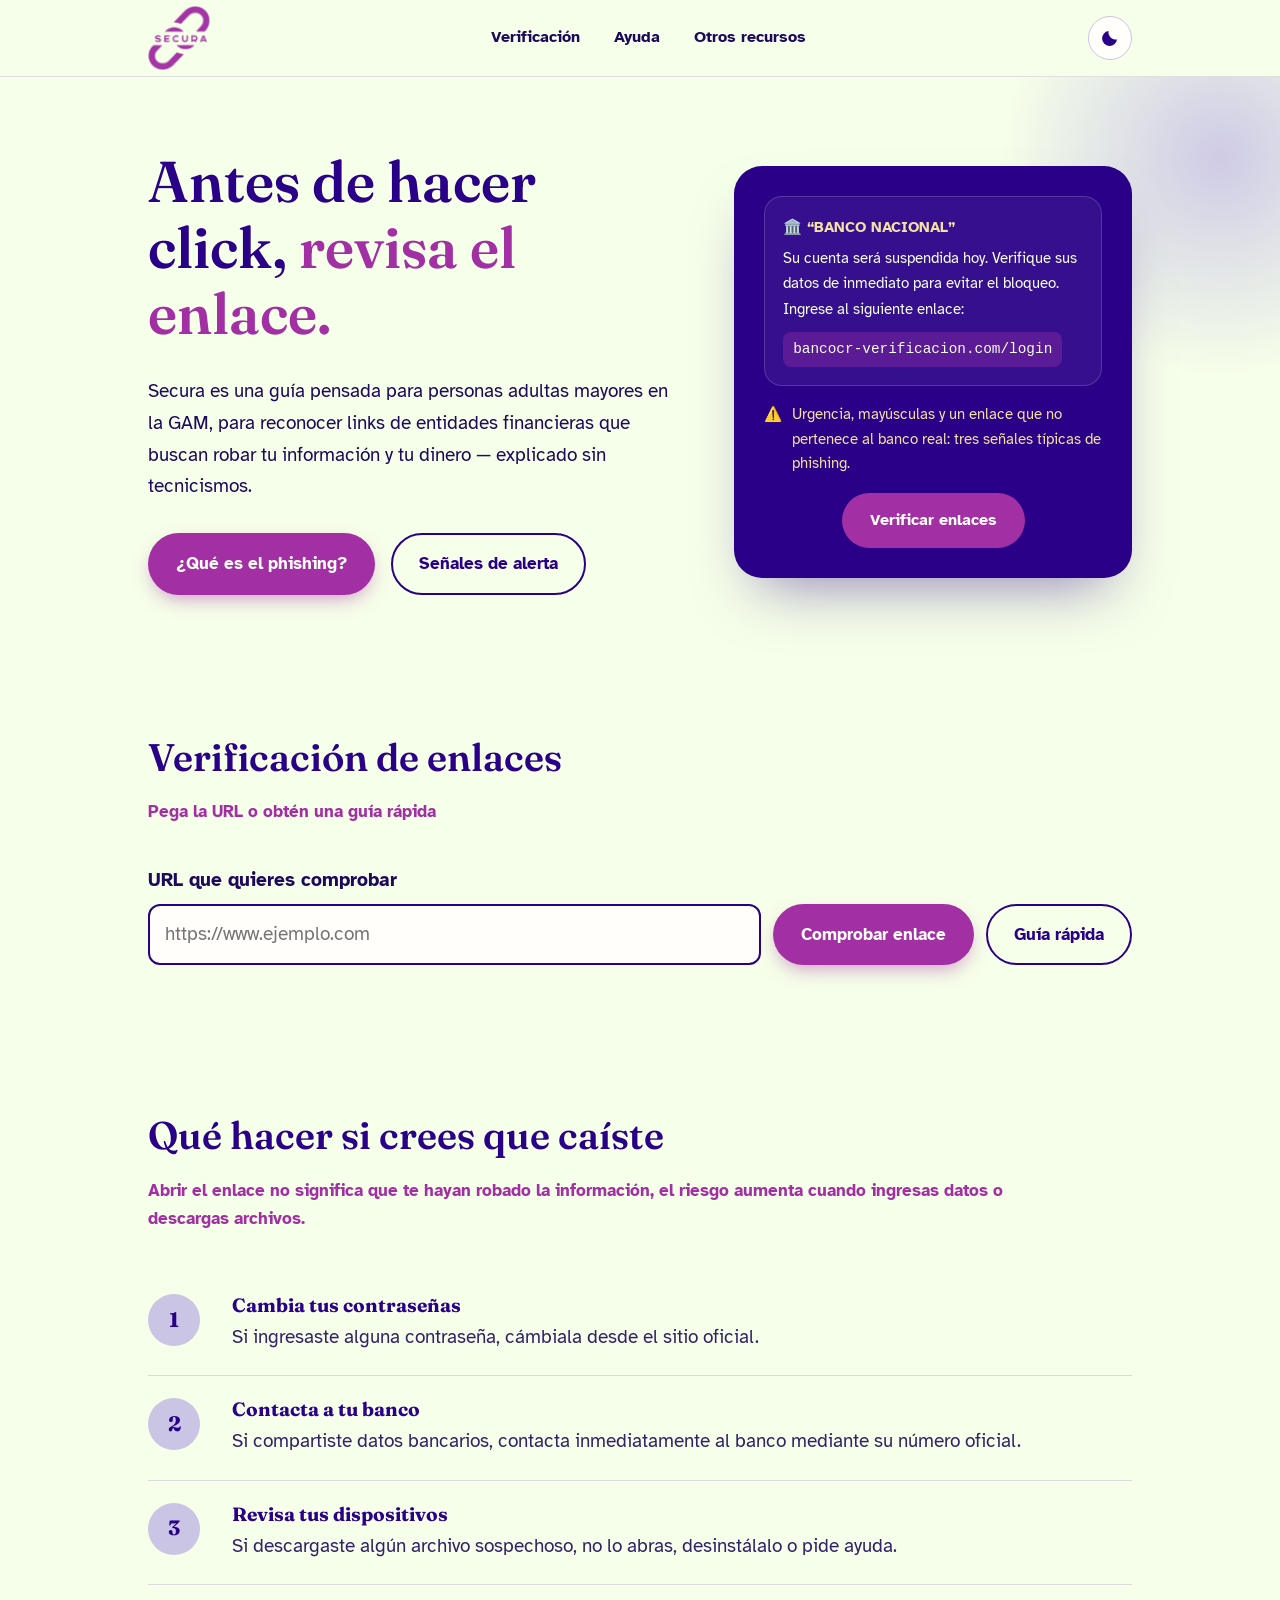
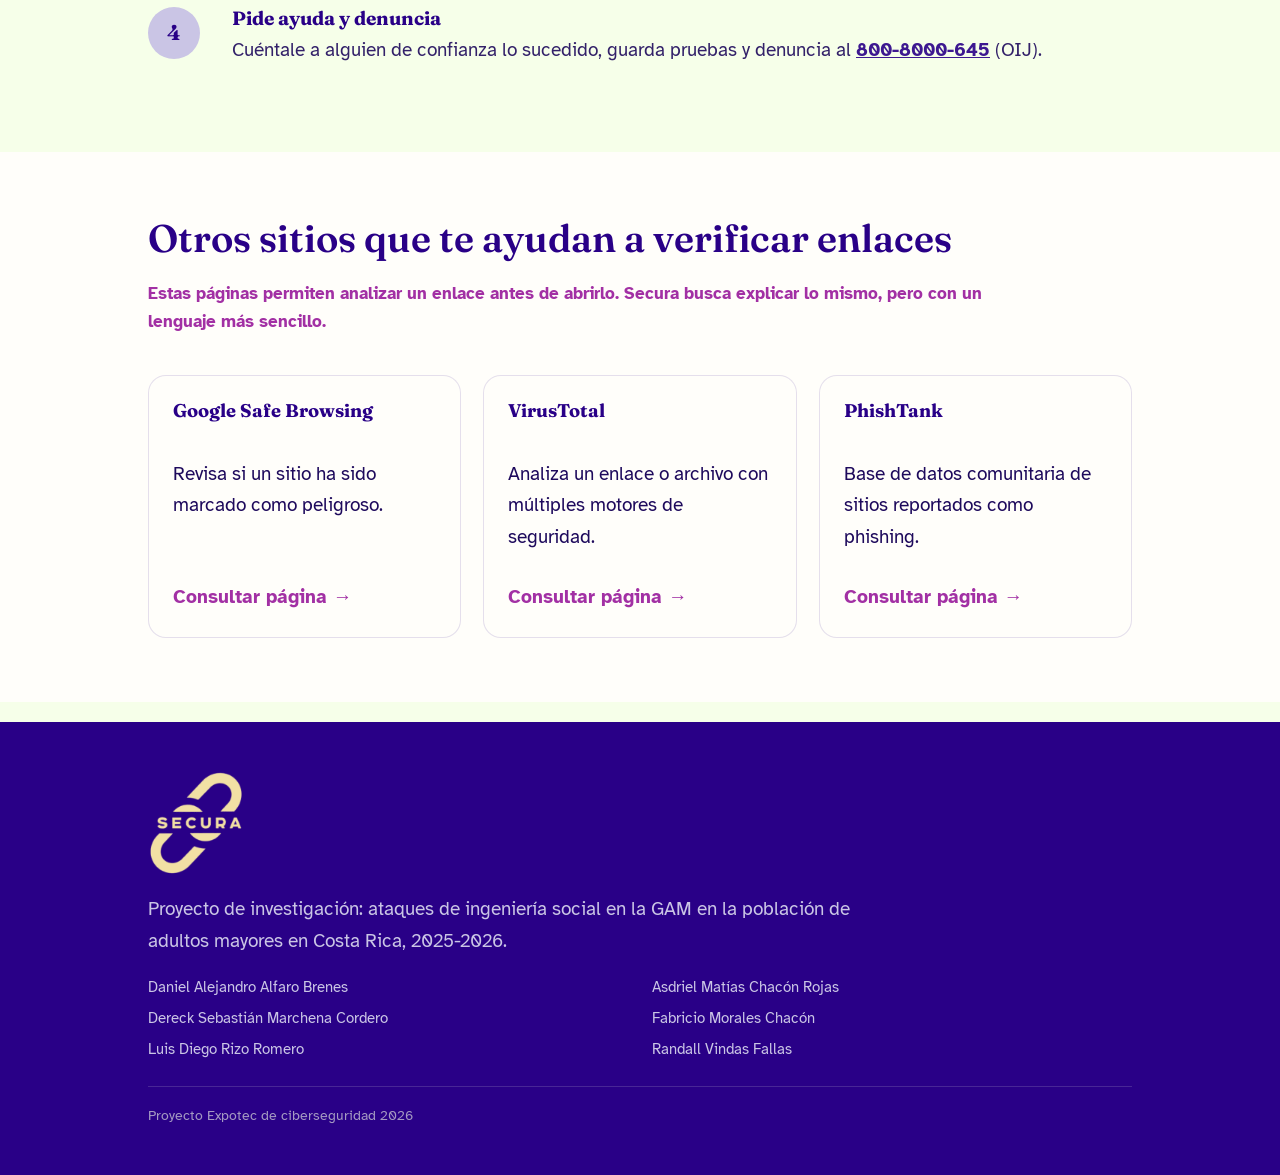
<file: index.html>
<!DOCTYPE html>
<html lang="es">
<head>
<meta charset="UTF-8">
<meta name="viewport" content="width=device-width, initial-scale=1.0">
<title>Secura — Guía contra enlaces fraudulentos</title>
<meta name="description" content="Secura es una guía para que las personas adultas mayores de la GAM reconozcan enlaces fraudulentos de entidades financieras.">
<link rel="icon" href="logo.ico" type="image/x-icon">
<link rel="preconnect" href="https://fonts.googleapis.com">
<link rel="preconnect" href="https://fonts.gstatic.com" crossorigin>
<link href="https://fonts.googleapis.com/css2?family=Fraunces:opsz,wght@9..144,400;9..144,500;9..144,600;9..144,700&family=Atkinson+Hyperlegible:wght@400;700&display=swap" rel="stylesheet">
<link rel="stylesheet" href="styles.css">
<script>
  /* Aplica el tema guardado antes de pintar para evitar parpadeos */
  (function(){
    try{
      const saved = localStorage.getItem('secura-theme');
      const prefersDark = window.matchMedia && window.matchMedia('(prefers-color-scheme: dark)').matches;
      if((saved || (prefersDark ? 'dark' : 'light')) === 'dark'){
        document.documentElement.setAttribute('data-theme', 'dark');
      }
    }catch(e){}
  })();
</script>
</head>
<body>

<a class="skip-link" href="#top">Saltar al contenido</a>

<header class="site">
  <div class="navbar">
    <a class="brand" href="#top" aria-label="Secura, ir al inicio">
      <img class="logo-light" src="img/logo-nav-claro.png" width="62" height="64" alt="Secura">
      <img class="logo-dark" src="img/logo-oscuro.png" width="58" height="64" alt="" aria-hidden="true">
    </a>
    <nav class="links" aria-label="Navegación principal">
      <a href="#verificacion">Verificación</a>
      <a href="#ayuda">Ayuda</a>
      <a href="#recursos">Otros recursos</a>
    </nav>
    <div class="nav-actions">
      <button class="theme-toggle" id="themeToggle" type="button" aria-label="Cambiar a modo oscuro" aria-pressed="false">
        <svg class="icon-moon" width="20" height="20" viewBox="0 0 20 20" fill="none" aria-hidden="true">
          <path d="M17 11.5A7.5 7.5 0 0 1 8.5 3 7.5 7.5 0 1 0 17 11.5Z" fill="currentColor"/>
        </svg>
        <svg class="icon-sun" width="20" height="20" viewBox="0 0 20 20" fill="none" aria-hidden="true">
          <circle cx="10" cy="10" r="4" fill="currentColor"/>
          <g stroke="currentColor" stroke-width="1.6" stroke-linecap="round">
            <line x1="10" y1="1.2" x2="10" y2="3.4"/><line x1="10" y1="16.6" x2="10" y2="18.8"/>
            <line x1="1.2" y1="10" x2="3.4" y2="10"/><line x1="16.6" y1="10" x2="18.8" y2="10"/>
            <line x1="3.8" y1="3.8" x2="5.3" y2="5.3"/><line x1="14.7" y1="14.7" x2="16.2" y2="16.2"/>
            <line x1="3.8" y1="16.2" x2="5.3" y2="14.7"/><line x1="14.7" y1="5.3" x2="16.2" y2="3.8"/>
          </g>
        </svg>
      </button>
      <button class="menu-btn" id="menuBtn" type="button" aria-expanded="false" aria-controls="mobileNav" aria-label="Abrir menú">
        <svg width="26" height="26" viewBox="0 0 26 26" fill="none" aria-hidden="true">
          <path d="M4 7h18M4 13h18M4 19h18" stroke="currentColor" stroke-width="2.4" stroke-linecap="round"/>
        </svg>
      </button>
    </div>
  </div>
  <nav class="mobile-nav" id="mobileNav" aria-label="Navegación móvil">
    <a href="#verificacion">Verificación</a>
    <a href="#ayuda">Ayuda</a>
    <a href="#recursos">Otros recursos</a>
  </nav>
</header>

<main id="top">

  <!-- ============ INICIO ============ -->
  <section class="hero">
    <div class="wrap hero-grid">
      <div>
        <h1>Antes de hacer click, <em>revisa el enlace.</em></h1>
        <p class="lead">Secura es una guía pensada para personas adultas mayores en la GAM,
        para reconocer links de entidades financieras que buscan robar tu información
        y tu dinero — explicado sin tecnicismos.</p>
        <div class="cta-row">
          <a class="btn btn-primary" href="que-es-phishing.html">¿Qué es el phishing?</a>
          <a class="btn btn-ghost" href="practica.html">Señales de alerta</a>
        </div>
      </div>
      <div class="hero-card">
        <div class="fake-msg">
          <div class="from"><span aria-hidden="true">🏛️</span> “BANCO NACIONAL”</div>
          <div>Su cuenta será suspendida hoy. Verifique sus datos de inmediato para evitar el bloqueo. Ingrese al siguiente enlace:</div>
          <span class="url-fake">bancocr-verificacion.com/login</span>
        </div>
        <div class="callout">
          <span aria-hidden="true">⚠️</span>
          <span>Urgencia, mayúsculas y un enlace que no pertenece al banco real: tres señales típicas de phishing.</span>
        </div>
        <a class="btn btn-card" href="#verificacion">Verificar enlaces</a>
      </div>
    </div>
  </section>

  <!-- ============ VERIFICACIÓN ============ -->
  <section class="domain-checker" id="verificacion" aria-labelledby="verificacion-titulo">
    <div class="wrap">
      <div class="section-head">
        <h2 id="verificacion-titulo">Verificación de enlaces</h2>
        <p class="sub">Pega la URL o obtén una guía rápida</p>
      </div>

      <form class="domain-checker-form" id="domainCheckerForm" novalidate>
        <label for="urlToCheck">URL que quieres comprobar</label>
        <div class="domain-checker-input">
          <input id="urlToCheck" name="urlToCheck" type="url" placeholder="https://www.ejemplo.com" autocomplete="off" autocapitalize="off" spellcheck="false" required>
          <button class="btn btn-primary" type="submit">Comprobar enlace</button>
          <button class="btn btn-ghost" type="button" id="guideToggle" aria-expanded="false" aria-controls="quickGuide">Guía rápida</button>
        </div>
      </form>
      <div class="domain-result" id="domainResult" role="status" aria-live="polite" hidden></div>

      <!-- Guía rápida: 4 pasos, cada uno con espacio para imagen o video -->
      <div class="quick-guide" id="quickGuide" hidden>
        <h3>Guía rápida: cómo copiar y pegar un enlace sin abrirlo</h3>
        <ol class="guide-steps">

          <li class="guide-step">
            <div class="guide-text">
              <span class="guide-num" aria-hidden="true">1</span>
              <div>
                <h4>Abre tu app de mensajería</h4>
              </div>
            </div>
            <figure class="media-slot">
              <!-- ✏️ Reemplaza el div .media-empty por una imagen o video:
                   <img src="media/paso-1.jpg" alt="Describe la imagen">
                   <video controls playsinline preload="metadata" src="media/paso-1.mp4"></video> -->
              <div class="media-empty">Espacio para la imagen o video del paso 1</div>
            </figure>
          </li>

          <li class="guide-step">
            <div class="guide-text">
              <span class="guide-num" aria-hidden="true">2</span>
              <div>
                <h4>¿Recibiste un enlace de una entidad financiera sospechosa?</h4>
              </div>
            </div>
            <figure class="media-slot">
              <!-- ✏️ Imagen o video del paso 2 (ver ejemplo en el paso 1) -->
              <div class="media-empty">Espacio para la imagen o video del paso 2</div>
            </figure>
          </li>

          <li class="guide-step">
            <div class="guide-text">
              <span class="guide-num" aria-hidden="true">3</span>
              <div>
                <h4>Cuidado, ¡no des clic!</h4>
                <p>Selecciona el enlace por al menos 2 segundos y dale a la opción que dice <strong>copiar</strong>.</p>
              </div>
            </div>
            <figure class="media-slot">
              <!-- ✏️ Imagen o video del paso 3 (ver ejemplo en el paso 1) -->
              <div class="media-empty">Espacio para la imagen o video del paso 3</div>
            </figure>
          </li>

          <li class="guide-step">
            <div class="guide-text">
              <span class="guide-num" aria-hidden="true">4</span>
              <div>
                <h4>Pega el enlace aquí</h4>
                <p>Mantén presionado el espacio donde se pone el enlace y dale al botón de <strong>pegar</strong>.</p>
              </div>
            </div>
            <figure class="media-slot">
              <!-- ✏️ Imagen o video del paso 4 (ver ejemplo en el paso 1) -->
              <div class="media-empty">Espacio para la imagen o video del paso 4</div>
            </figure>
          </li>

          <li class="guide-step">
            <div class="guide-text">
              <span class="guide-num" aria-hidden="true">5</span>
              <div>
                <h4>Comprueba el enlace</h4>
                <p>Presiona “Comprobar enlace” y lee el resultado.</p>
                <button class="btn btn-primary btn-small" type="button" id="goToChecker">Ir al verificador</button>
              </div>
            </div>
            <figure class="media-slot">
              <!-- ✏️ Imagen o video del paso 5 (ver ejemplo en el paso 1) -->
              <div class="media-empty">Espacio para la imagen o video del paso 5</div>
            </figure>
          </li>

        </ol>
      </div>
    </div>
  </section>

  <!-- ============ AYUDA ============ -->
  <section id="ayuda">
    <div class="wrap">
      <div class="section-head">
        <h2>Qué hacer si crees que caíste</h2>
        <p class="sub">Abrir el enlace no significa que te hayan robado la información, el riesgo aumenta cuando ingresas datos o descargas archivos.</p>
      </div>
      <ol class="steps">
        <li class="step">
          <div class="num" aria-hidden="true">1</div>
          <div><h3>Cambia tus contraseñas</h3><p>Si ingresaste alguna contraseña, cámbiala desde el sitio oficial.</p></div>
        </li>
        <li class="step">
          <!-- 🔜 Aquí irá el selector de banco con su número de teléfono (pendiente) -->
          <div class="num" aria-hidden="true">2</div>
          <div><h3>Contacta a tu banco</h3><p>Si compartiste datos bancarios, contacta inmediatamente al banco mediante su número oficial.</p></div>
        </li>
        <li class="step">
          <div class="num" aria-hidden="true">3</div>
          <div><h3>Revisa tus dispositivos</h3><p>Si descargaste algún archivo sospechoso, no lo abras, desinstálalo o pide ayuda.</p></div>
        </li>
        <li class="step">
          <div class="num" aria-hidden="true">4</div>
          <div><h3>Pide ayuda y denuncia</h3><p>Cuéntale a alguien de confianza lo sucedido, guarda pruebas y denuncia al <a href="tel:800-8000-645">800-8000-645</a> (OIJ).</p></div>
        </li>
      </ol>
    </div>
  </section>

  <!-- ============ OTROS RECURSOS ============ -->
  <section id="recursos" class="section-paper">
    <div class="wrap">
      <div class="section-head">
        <h2>Otros sitios que te ayudan a verificar enlaces</h2>
        <p class="sub">Estas páginas permiten analizar un enlace antes de abrirlo. Secura busca explicar lo mismo, pero con un lenguaje más sencillo.</p>
      </div>
      <div class="grid-3">
        <div class="resource-card">
          <h3>Google Safe Browsing</h3>
          <p>Revisa si un sitio ha sido marcado como peligroso.</p>
          <a class="go" href="https://transparencyreport.google.com/safe-browsing/search" target="_blank" rel="noopener">Consultar página <span aria-hidden="true">→</span></a>
        </div>
        <div class="resource-card">
          <h3>VirusTotal</h3>
          <p>Analiza un enlace o archivo con múltiples motores de seguridad.</p>
          <a class="go" href="https://www.virustotal.com" target="_blank" rel="noopener">Consultar página <span aria-hidden="true">→</span></a>
        </div>
        <div class="resource-card">
          <h3>PhishTank</h3>
          <p>Base de datos comunitaria de sitios reportados como phishing.</p>
          <a class="go" href="https://phishtank.org" target="_blank" rel="noopener">Consultar página <span aria-hidden="true">→</span></a>
        </div>
      </div>
    </div>
  </section>

</main>

<footer>
  <div class="wrap">
    <img class="footer-logo" src="img/logo-oscuro.png" width="96" alt="Secura">
    <p style="max-width:60ch; color:var(--periwinkle); margin:0;">
      Proyecto de investigación: ataques de ingeniería social en la GAM en la
      población de adultos mayores en Costa Rica, 2025-2026.
    </p>
    <ul class="authors">
      <li>Daniel Alejandro Alfaro Brenes</li>
      <li>Asdriel Matías Chacón Rojas</li>
      <li>Dereck Sebastián Marchena Cordero</li>
      <li>Fabricio Morales Chacón</li>
      <li>Luis Diego Rizo Romero</li>
      <li>Randall Vindas Fallas</li>
    </ul>
    <p class="meta-line">Proyecto Expotec de ciberseguridad 2026</p>
  </div>
</footer>

<script src="script.js"></script>
</body>
</html>
</file>
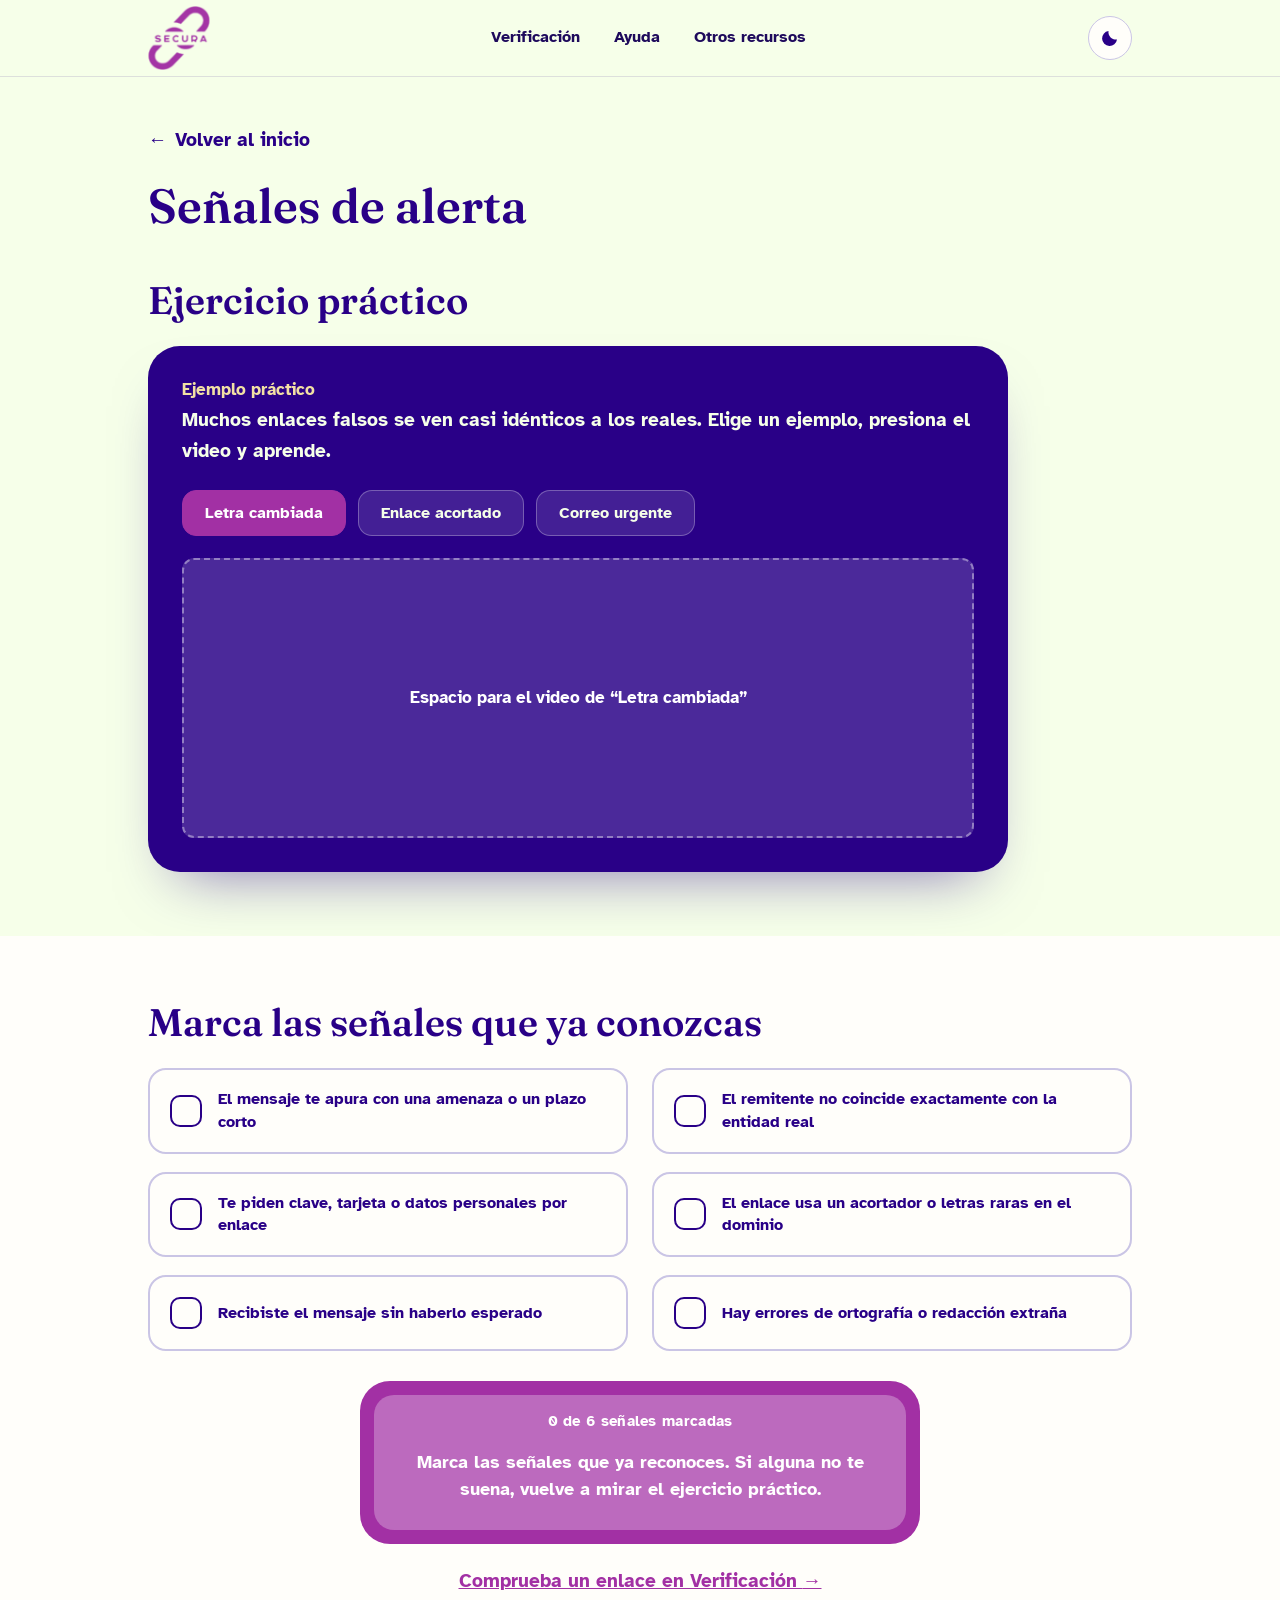
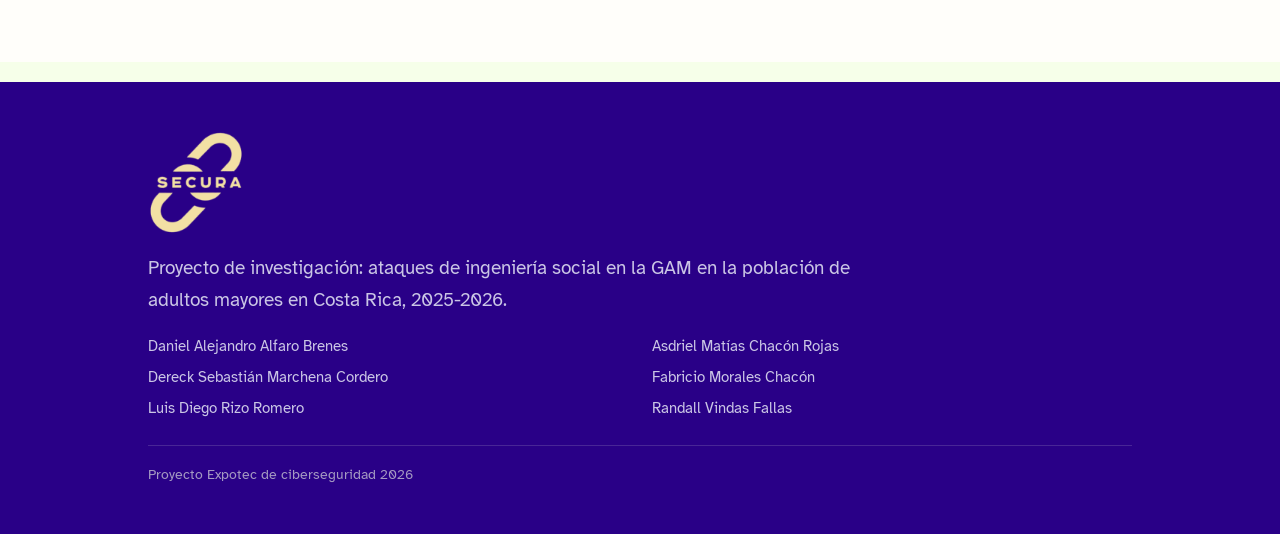
<file: practica.html>
<!DOCTYPE html>
<html lang="es">
<head>
<meta charset="UTF-8">
<meta name="viewport" content="width=device-width, initial-scale=1.0">
<title>Señales de alerta — Secura</title>
<meta name="description" content="Ejercicio práctico y repaso rápido para reconocer señales de alerta de phishing.">
<link rel="icon" href="logo.ico" type="image/x-icon">
<link rel="preconnect" href="https://fonts.googleapis.com">
<link rel="preconnect" href="https://fonts.gstatic.com" crossorigin>
<link href="https://fonts.googleapis.com/css2?family=Fraunces:opsz,wght@9..144,400;9..144,500;9..144,600;9..144,700&family=Atkinson+Hyperlegible:wght@400;700&display=swap" rel="stylesheet">
<link rel="stylesheet" href="styles.css">
<script>
  /* Aplica el tema guardado antes de pintar para evitar parpadeos */
  (function(){
    try{
      const saved = localStorage.getItem('secura-theme');
      const prefersDark = window.matchMedia && window.matchMedia('(prefers-color-scheme: dark)').matches;
      if((saved || (prefersDark ? 'dark' : 'light')) === 'dark'){
        document.documentElement.setAttribute('data-theme', 'dark');
      }
    }catch(e){}
  })();
</script>
</head>
<body>

<a class="skip-link" href="index.html">Saltar al contenido</a>

<header class="site">
  <div class="navbar">
    <a class="brand" href="index.html" aria-label="Secura, ir al inicio">
      <img class="logo-light" src="img/logo-nav-claro.png" width="62" height="64" alt="Secura">
      <img class="logo-dark" src="img/logo-oscuro.png" width="58" height="64" alt="" aria-hidden="true">
    </a>
    <nav class="links" aria-label="Navegación principal">
      <a href="index.html#verificacion">Verificación</a>
      <a href="index.html#ayuda">Ayuda</a>
      <a href="index.html#recursos">Otros recursos</a>
    </nav>
    <div class="nav-actions">
      <button class="theme-toggle" id="themeToggle" type="button" aria-label="Cambiar a modo oscuro" aria-pressed="false">
        <svg class="icon-moon" width="20" height="20" viewBox="0 0 20 20" fill="none" aria-hidden="true">
          <path d="M17 11.5A7.5 7.5 0 0 1 8.5 3 7.5 7.5 0 1 0 17 11.5Z" fill="currentColor"/>
        </svg>
        <svg class="icon-sun" width="20" height="20" viewBox="0 0 20 20" fill="none" aria-hidden="true">
          <circle cx="10" cy="10" r="4" fill="currentColor"/>
          <g stroke="currentColor" stroke-width="1.6" stroke-linecap="round">
            <line x1="10" y1="1.2" x2="10" y2="3.4"/><line x1="10" y1="16.6" x2="10" y2="18.8"/>
            <line x1="1.2" y1="10" x2="3.4" y2="10"/><line x1="16.6" y1="10" x2="18.8" y2="10"/>
            <line x1="3.8" y1="3.8" x2="5.3" y2="5.3"/><line x1="14.7" y1="14.7" x2="16.2" y2="16.2"/>
            <line x1="3.8" y1="16.2" x2="5.3" y2="14.7"/><line x1="14.7" y1="5.3" x2="16.2" y2="3.8"/>
          </g>
        </svg>
      </button>
      <button class="menu-btn" id="menuBtn" type="button" aria-expanded="false" aria-controls="mobileNav" aria-label="Abrir menú">
        <svg width="26" height="26" viewBox="0 0 26 26" fill="none" aria-hidden="true">
          <path d="M4 7h18M4 13h18M4 19h18" stroke="currentColor" stroke-width="2.4" stroke-linecap="round"/>
        </svg>
      </button>
    </div>
  </div>
  <nav class="mobile-nav" id="mobileNav" aria-label="Navegación móvil">
    <a href="index.html#verificacion">Verificación</a>
    <a href="index.html#ayuda">Ayuda</a>
    <a href="index.html#recursos">Otros recursos</a>
  </nav>
</header>

<main id="top">
  <section class="page-hero">
    <div class="wrap">
      <a class="back-link" href="index.html"><span aria-hidden="true">←</span> Volver al inicio</a>
      <h1 class="page-title">Señales de alerta</h1>
    </div>
  </section>

  <!-- ============ EJERCICIO PRÁCTICO ============ -->
  <section class="practice" id="ejercicio" aria-labelledby="ejercicio-titulo">
    <div class="wrap">
      <h2 id="ejercicio-titulo">Ejercicio práctico</h2>
      <div class="practice-card">
        <h3 class="practice-kicker">Ejemplo práctico</h3>
        <p>Muchos enlaces falsos se ven casi idénticos a los reales. Elige un ejemplo, presiona el video y aprende.</p>
        <div class="tabs" role="tablist" aria-label="Ejemplos de enlaces falsos">
          <button class="tab-btn" role="tab" id="tab-p1" aria-controls="panel-p1" aria-selected="true" tabindex="0" type="button">Letra cambiada</button>
          <button class="tab-btn" role="tab" id="tab-p2" aria-controls="panel-p2" aria-selected="false" tabindex="-1" type="button">Enlace acortado</button>
          <button class="tab-btn" role="tab" id="tab-p3" aria-controls="panel-p3" aria-selected="false" tabindex="-1" type="button">Correo urgente</button>
        </div>
        <div class="tab-panel" role="tabpanel" id="panel-p1" aria-labelledby="tab-p1">
          <figure class="media-slot">
            <!-- ✏️ Reemplaza el div .media-empty por tu video:
                 <video controls playsinline preload="metadata" poster="media/p1.jpg" src="media/p1.mp4"></video> -->
            <div class="media-empty">Espacio para el video de “Letra cambiada”</div>
          </figure>
        </div>
        <div class="tab-panel" role="tabpanel" id="panel-p2" aria-labelledby="tab-p2" hidden>
          <figure class="media-slot">
            <!-- ✏️ Reemplaza el div .media-empty por tu video:
                 <video controls playsinline preload="metadata" poster="media/p2.jpg" src="media/p2.mp4"></video> -->
            <div class="media-empty">Espacio para el video de “Enlace acortado”</div>
          </figure>
        </div>
        <div class="tab-panel" role="tabpanel" id="panel-p3" aria-labelledby="tab-p3" hidden>
          <figure class="media-slot">
            <!-- ✏️ Reemplaza el div .media-empty por tu video:
                 <video controls playsinline preload="metadata" poster="media/p3.jpg" src="media/p3.mp4"></video> -->
            <div class="media-empty">Espacio para el video de “Correo urgente”</div>
          </figure>
        </div>
      </div>
    </div>
  </section>

  <!-- ============ REPASO: MARCA LAS SEÑALES ============ -->
  <section class="section-paper" id="repaso" aria-labelledby="repaso-titulo">
    <div class="wrap">
      <h2 id="repaso-titulo">Marca las señales que ya conozcas</h2>
      <ul class="checklist" id="checklist">
        <li><label><input type="checkbox"><span class="box" aria-hidden="true"></span><span>El mensaje te apura con una amenaza o un plazo corto</span></label></li>
        <li><label><input type="checkbox"><span class="box" aria-hidden="true"></span><span>El remitente no coincide exactamente con la entidad real</span></label></li>
        <li><label><input type="checkbox"><span class="box" aria-hidden="true"></span><span>Te piden clave, tarjeta o datos personales por enlace</span></label></li>
        <li><label><input type="checkbox"><span class="box" aria-hidden="true"></span><span>El enlace usa un acortador o letras raras en el dominio</span></label></li>
        <li><label><input type="checkbox"><span class="box" aria-hidden="true"></span><span>Recibiste el mensaje sin haberlo esperado</span></label></li>
        <li><label><input type="checkbox"><span class="box" aria-hidden="true"></span><span>Hay errores de ortografía o redacción extraña</span></label></li>
      </ul>
      <div class="result-box" id="resultBox">
        <p class="result-count" id="resultCount" aria-hidden="true">0 de 6 señales marcadas</p>
        <p class="result-msg" id="resultMsg" role="status" aria-live="polite"></p>
      </div>
      <p class="result-link"><a href="index.html#verificacion">Comprueba un enlace en Verificación <span aria-hidden="true">→</span></a></p>
    </div>
  </section>
</main>

<footer>
  <div class="wrap">
    <img class="footer-logo" src="img/logo-oscuro.png" width="96" alt="Secura">
    <p style="max-width:60ch; color:var(--periwinkle); margin:0;">
      Proyecto de investigación: ataques de ingeniería social en la GAM en la
      población de adultos mayores en Costa Rica, 2025-2026.
    </p>
    <ul class="authors">
      <li>Daniel Alejandro Alfaro Brenes</li>
      <li>Asdriel Matías Chacón Rojas</li>
      <li>Dereck Sebastián Marchena Cordero</li>
      <li>Fabricio Morales Chacón</li>
      <li>Luis Diego Rizo Romero</li>
      <li>Randall Vindas Fallas</li>
    </ul>
    <p class="meta-line">Proyecto Expotec de ciberseguridad 2026</p>
  </div>
</footer>

<script src="script.js"></script>
</body>
</html>
</file>
<file: styles.css>
:root{
    --honeydew:#F6FFE9;
    --vanilla:#F2E0A4;
    --periwinkle:#CAC5E5;
    --amethyst:#A230A4;
    --ultramarine:#290087;
    --ink:#1E0A5C;
    --paper:#FFFEFA;
    --radius-lg:28px;
    --radius-md:18px;

    color-scheme: light;
  }

  /* ---------- MODO OSCURO ---------- */
  /* Misma paleta, reorganizada para fondos oscuros y buen contraste */
  [data-theme="dark"]{
    --honeydew:#0F1410;
    --vanilla:#F2E0A4;
    --periwinkle:#4B4380;
    --amethyst:#C555C7;
    --ultramarine:#1A0A57;
    --ink:#EDEAFB;
    --paper:#171233;

    color-scheme: dark;
  }

  *{box-sizing:border-box;}
  html{scroll-behavior:smooth;}
  @media (prefers-reduced-motion: reduce){
    html{scroll-behavior:auto;}
    *{animation-duration:0.001ms !important; animation-iteration-count:1 !important; transition-duration:0.001ms !important;}
  }

  body{
    margin:0;
    background:var(--honeydew);
    color:var(--ink);
    font-family:'Atkinson Hyperlegible', sans-serif;
    font-size:19px;
    line-height:1.65;
    -webkit-font-smoothing:antialiased;
    transition: background .25s ease, color .25s ease;
  }

  h1,h2,h3{
    font-family:'Fraunces', serif;
    color:var(--ultramarine);
    margin:0 0 .5em 0;
    line-height:1.15;
  }

  [data-theme="dark"] h1,
  [data-theme="dark"] h2,
  [data-theme="dark"] h3{
    color:var(--vanilla);
  }

  a{color:var(--amethyst);}
  a:focus-visible, button:focus-visible, [tabindex]:focus-visible{
    outline:3px solid var(--ultramarine);
    outline-offset:3px;
    border-radius:6px;
  }
  [data-theme="dark"] a:focus-visible,
  [data-theme="dark"] button:focus-visible,
  [data-theme="dark"] [tabindex]:focus-visible{
    outline-color:var(--vanilla);
  }

  .wrap{
    max-width:1040px;
    margin:0 auto;
    padding:0 28px;
  }

  mark{
    background:var(--vanilla);
    color:var(--ink);
    padding:0 .15em;
    border-radius:4px;
  }
  [data-theme="dark"] mark{
    color:#1E0A5C;
  }

  /* ---------- NAV ---------- */
  header.site{
    position:sticky;
    top:0;
    z-index:50;
    background:rgba(246,255,233,0.92);
    backdrop-filter:blur(8px);
    border-bottom:1px solid rgba(41,0,135,0.12);
    transition: background .25s ease, border-color .25s ease;
  }
  [data-theme="dark"] header.site{
    background:rgba(15,20,16,0.86);
    border-bottom:1px solid rgba(242,224,164,0.16);
  }
  .navbar{
    display:flex;
    align-items:center;
    justify-content:space-between;
    padding:6px 28px;
    max-width:1040px;
    margin:0 auto;
    gap:16px;
  }
  .brand{
    display:flex;
    align-items:center;
    gap:10px;
    font-family:'Fraunces', serif;
    font-weight:700;
    font-size:1.5rem;
    color:var(--ultramarine);
    text-decoration:none;
  }
  [data-theme="dark"] .brand{color:var(--vanilla);}
  .brand svg{flex-shrink:0;}
  [data-theme="dark"] .brand svg path[fill="#290087"]{fill:var(--ultramarine);}
  [data-theme="dark"] .brand svg path[stroke="#F2E0A4"]{stroke:var(--vanilla);}

  nav.links{
    display:flex;
    gap:6px;
    flex-wrap:wrap;
    align-items:center;
  }
  nav.links a{
    color:var(--ink);
    text-decoration:none;
    font-weight:700;
    font-size:.98rem;
    padding:10px 14px;
    border-radius:999px;
    transition:background .18s ease, color .18s ease;
  }
  nav.links a:hover{background:var(--periwinkle);}
  [data-theme="dark"] nav.links a:hover{color:#0F1410;}

  .nav-actions{
    display:flex;
    align-items:center;
    gap:10px;
  }

  /* ---------- TOGGLE MODO OSCURO ---------- */
  .theme-toggle{
    display:inline-flex;
    align-items:center;
    justify-content:center;
    width:44px;
    height:44px;
    border-radius:50%;
    border:1.5px solid var(--periwinkle);
    background:var(--paper);
    color:var(--ultramarine);
    cursor:pointer;
    flex-shrink:0;
    transition: background .2s ease, border-color .2s ease, transform .15s ease;
  }
  .theme-toggle:hover{transform:translateY(-1px);}
  .theme-toggle svg{display:block;}
  .theme-toggle .icon-sun{display:none;}
  [data-theme="dark"] .theme-toggle .icon-sun{display:block;}
  [data-theme="dark"] .theme-toggle .icon-moon{display:none;}
  [data-theme="dark"] .theme-toggle{
    color:var(--vanilla);
    border-color:rgba(242,224,164,.35);
  }

  /* ---------- HERO ---------- */
  .hero{
    padding:72px 0 64px;
    position:relative;
    overflow:hidden;
  }
  .hero::before{
    content:"";
    position:absolute;
    top:-140px; right:-160px;
    width:440px; height:440px;
    background:radial-gradient(circle, var(--periwinkle) 0%, transparent 70%);
    opacity:.9;
    pointer-events:none;
  }
  [data-theme="dark"] .hero::before{opacity:.25;}
  .hero-grid{
    display:grid;
    grid-template-columns:1.15fr .85fr;
    gap:48px;
    align-items:center;
    position:relative;
  }
  .eyebrow{
    display:inline-flex;
    align-items:center;
    gap:8px;
    font-weight:700;
    letter-spacing:.02em;
    color:var(--amethyst);
    background:var(--paper);
    border:1.5px solid var(--periwinkle);
    padding:7px 16px;
    border-radius:999px;
    font-size:.92rem;
    margin-bottom:20px;
  }
  .hero h1{
    font-size:clamp(2.4rem, 5vw, 3.6rem);
    font-weight:600;
  }
  .hero h1 em{
    font-style:normal;
    color:var(--amethyst);
  }
  .hero p.lead{
    font-size:1.2rem;
    max-width:46ch;
    margin:18px 0 30px;
  }
  .cta-row{display:flex; gap:16px; flex-wrap:wrap;}
  .btn{
    display:inline-flex;
    align-items:center;
    gap:10px;
    padding:15px 26px;
    border-radius:999px;
    font-weight:700;
    font-size:1.05rem;
    text-decoration:none;
    border:2px solid transparent;
    cursor:pointer;
    font-family:inherit;
    transition:transform .15s ease, box-shadow .15s ease;
  }
  .btn:hover{transform:translateY(-2px);}
  .btn-primary{
    background:var(--amethyst);
    color:var(--paper);
    box-shadow:0 8px 20px -6px rgba(162,48,164,.55);
  }
  [data-theme="dark"] .btn-primary{color:#0F1410;}
  .btn-ghost{
    background:transparent;
    border-color:var(--ultramarine);
    color:var(--ultramarine);
  }
  [data-theme="dark"] .btn-ghost{
    border-color:var(--vanilla);
    color:var(--vanilla);
  }

  .hero-card{
    background:var(--ultramarine);
    border-radius:var(--radius-lg);
    padding:30px;
    color:var(--honeydew);
    position:relative;
    box-shadow:0 30px 60px -25px rgba(41,0,135,.5);
  }
  [data-theme="dark"] .hero-card{
    color:#F6FFE9;
    box-shadow:0 30px 60px -25px rgba(0,0,0,.6);
  }
  .hero-card .fake-msg{
    background:rgba(255,255,255,.06);
    border:1px solid rgba(255,255,255,.16);
    border-radius:var(--radius-md);
    padding:18px;
    font-size:.95rem;
  }
  .hero-card .fake-msg .from{color:var(--vanilla); font-weight:700; margin-bottom:6px;}
  .hero-card .fake-msg .url-fake{
    display:inline-block;
    margin-top:10px;
    padding:6px 10px;
    background:rgba(162,48,164,.35);
    border-radius:8px;
    font-family:monospace;
    font-size:.9rem;
  }
  .hero-card .callout{
    display:flex;
    gap:10px;
    align-items:flex-start;
    margin-top:16px;
    font-size:.92rem;
    color:var(--vanilla);
  }

  /* ---------- SECTIONS ---------- */
  section{padding:64px 0; background:var(--honeydew);}
  section.section-paper{background:var(--paper);}
  .section-head{max-width:60ch; margin-bottom:38px;}
  .section-head h2{font-size:clamp(1.8rem, 3.4vw, 2.4rem); font-weight:600;}
  .section-head p{font-size:1.08rem; color:var(--ink); opacity:.85;}
  .tag{
    display:inline-block;
    font-weight:700;
    color:var(--amethyst);
    font-size:.9rem;
    letter-spacing:.04em;
    text-transform:uppercase;
    margin-bottom:10px;
  }

  /* Carrusel: tipos de ataque */

  .grid-3{
    display:grid;
    grid-template-columns:repeat(3, 1fr);
    gap:22px;
  }
  .card{
    background:var(--paper);
    border-radius:var(--radius-md);
    padding:26px;
    border:1px solid rgba(41,0,135,.1);
  }
  [data-theme="dark"] .card{border-color:rgba(242,224,164,.14);}
  .card .icon{
    width:52px; height:52px;
    border-radius:14px;
    display:flex; align-items:center; justify-content:center;
    background:var(--periwinkle);
    margin-bottom:16px;
  }
  .card h3{font-size:1.3rem; margin-bottom:8px;}
  .card p{margin:0; font-size:1rem; opacity:.9;}

  .domain-checker{padding:76px 0 84px;}
  .domain-checker-form{max-width:760px; margin-top:26px;}
  .domain-checker-form label{display:block; font-weight:700; margin-bottom:8px;}
  .domain-checker-input{display:flex; gap:12px;}
  .domain-checker-input input{flex:1; min-width:0; border:1.5px solid rgba(41,0,135,.25); border-radius:10px; padding:13px 15px; font:inherit; color:var(--ink); background:var(--paper);}
  .domain-checker-input input:focus{outline:3px solid rgba(162,48,164,.25); border-color:var(--amethyst);}
  [data-theme="dark"] .domain-checker-input input{border-color:rgba(242,224,164,.3); background:#21194d; color:#F6FFE9;}
  .domain-result{max-width:760px; margin-top:22px; border-left:5px solid; border-radius:0 12px 12px 0; padding:18px 20px;}
  .domain-result.safe{background:#e3f4e8; border-color:#2f855a; color:#174b31;}
  .domain-result.danger{background:#fff0ec; border-color:#c4493d; color:#70251f;}
  [data-theme="dark"] .domain-result.safe{background:#173b2b; color:#d9f5df;}
  [data-theme="dark"] .domain-result.danger{background:#4a2423; color:#ffe0d9;}
  .domain-result p{font-weight:700; margin:12px 0 5px;}
  .domain-result ol{margin:0; padding-left:22px;}
  .domain-result li + li{margin-top:5px;}

  .grid-2{
    display:grid;
    grid-template-columns:1fr 1fr;
    gap:22px;
  }


  /* ---------- STEPS ---------- */
  .steps{
    display:flex;
    flex-direction:column;
    gap:0;
  }
  .step{
    display:grid;
    grid-template-columns:64px 1fr;
    gap:20px;
    padding:22px 0;
    border-bottom:1px solid rgba(41,0,135,.14);
  }
  [data-theme="dark"] .step{border-bottom-color:rgba(242,224,164,.16);}
  .step:last-child{border-bottom:none;}
  .step .num{
    width:52px; height:52px;
    border-radius:50%;
    background:var(--periwinkle);
    color:var(--ultramarine);
    display:flex; align-items:center; justify-content:center;
    font-family:'Fraunces', serif;
    font-weight:700;
    font-size:1.3rem;
  }
  [data-theme="dark"] .step .num{color:#0F1410;}
  .step h3{font-size:1.2rem; margin-bottom:6px;}
  .step p{margin:0; opacity:.9;}

  /* ---------- RESOURCES ---------- */
  .resource-card{
    background:var(--paper);
    border:1px solid rgba(41,0,135,.12);
    border-radius:var(--radius-md);
    padding:24px;
    display:flex;
    flex-direction:column;
    gap:10px;
  }
  [data-theme="dark"] .resource-card{border-color:rgba(242,224,164,.14);}
  .resource-card h3{font-size:1.15rem;}
  .resource-card a.go{
    margin-top:auto;
    font-weight:700;
    text-decoration:none;
    display:inline-flex;
    align-items:center;
    gap:6px;
  }

  footer{
    background:var(--ultramarine);
    color:var(--honeydew);
    padding:48px 0 34px;
    margin-top:20px;
  }
  [data-theme="dark"] footer{color:#F6FFE9;}
  footer .wrap{display:flex; flex-direction:column; gap:18px;}
  footer h4{
    font-family:'Fraunces', serif;
    color:var(--paper);
    font-size:1.3rem;
    margin:0;
  }
  [data-theme="dark"] footer h4{color:#F6FFE9;}
  footer .authors{
    display:grid;
    grid-template-columns:repeat(2,1fr);
    gap:6px 24px;
    font-size:.95rem;
    color:var(--periwinkle);
    padding:0; margin:0; list-style:none;
  }
  [data-theme="dark"] footer .authors{color:#C7C1EE;}
  footer .meta-line{
    font-size:.85rem;
    color:rgba(246,255,233,.6);
    border-top:1px solid rgba(246,255,233,.15);
    padding-top:18px;
    margin-top:6px;
  }

  /* ---------- MOBILE NAV ---------- */
  .menu-btn{
    display:none;
    background:transparent;
    border:none;
    cursor:pointer;
    padding:6px;
  }
  .mobile-nav{
    display:none;
    flex-direction:column;
    padding:8px 28px 18px;
  }
  .mobile-nav a{
    color:var(--ink);
    text-decoration:none;
    font-weight:700;
    padding:12px 4px;
    border-bottom:1px solid rgba(41,0,135,.1);
  }
  [data-theme="dark"] .mobile-nav a{border-bottom-color:rgba(242,224,164,.14);}
  .mobile-nav.open{display:flex;}

  @media (max-width: 860px){
    nav.links{display:none;}
    .menu-btn{display:inline-flex;}
    .hero-grid{grid-template-columns:1fr;}
    .grid-3{grid-template-columns:1fr;}
    .grid-2{grid-template-columns:1fr;}
    footer .authors{grid-template-columns:1fr;}
  }

  @media (max-width: 600px){
    body{overflow-x:hidden;}
    .wrap{padding-left:18px; padding-right:18px;}
    .navbar{padding:12px 18px;}
    .brand{font-size:1.35rem;}
    .mobile-nav{padding-left:18px; padding-right:18px;}

    section{padding:48px 0;}
    .hero{padding:48px 0 42px;}
    .hero h1{font-size:clamp(2.15rem, 11vw, 3rem);}
    .hero p.lead{font-size:1.08rem;}
    .eyebrow{font-size:.82rem; padding:6px 12px;}
    .cta-row{display:grid; grid-template-columns:1fr; gap:10px;}
    .cta-row .btn{justify-content:center; width:100%;}
    .hero-card{padding:20px; border-radius:22px;}

    .section-head{margin-bottom:28px;}
    .section-head h2{font-size:clamp(1.75rem, 8vw, 2.2rem);}
    .section-head p{font-size:1rem;}
    .card, .resource-card{padding:20px;}
    .domain-checker{padding:52px 0 58px;}
    .domain-checker-input .btn{width:100%; justify-content:center;}
    .domain-result{padding:16px;}

    .step{grid-template-columns:44px 1fr; gap:12px; padding:18px 0;}
    .step .num{width:44px; height:44px;}
    footer{padding:38px 0 28px;}
  }


  /* =========================================================
     AÑADIDOS — versión alineada con el diseño de Canva
     ========================================================= */

  section[id], main{scroll-margin-top:84px;}
  .skip-link{position:absolute; left:-999px; top:8px; background:var(--ultramarine); color:var(--paper); padding:10px 16px; border-radius:8px; z-index:100;}
  .skip-link:focus{left:8px;}

  .brand img{display:block; height:64px; width:auto;}
  .brand .logo-dark{display:none;}
  [data-theme="dark"] .brand .logo-light{display:none;}
  [data-theme="dark"] .brand .logo-dark{display:block;}
  .menu-btn{color:var(--ultramarine);}
  [data-theme="dark"] .menu-btn{color:var(--vanilla);}

  .sub{color:var(--amethyst) !important; font-weight:700; opacity:1 !important; max-width:none;}
  [data-theme="dark"] .sub{color:#E08AE2 !important;}
  .section-head{max-width:72ch;}
  .hint{color:var(--amethyst); font-weight:700; font-size:1.15rem; margin:0 0 16px;}
  [data-theme="dark"] .hint{color:#E08AE2;}

  /* Hero: tarjeta con botón */
  .btn-card{
    margin-top:18px;
    background:var(--amethyst);
    color:var(--paper);
    padding:12px 26px;
    font-size:1rem;
  }
  [data-theme="dark"] .btn-card{color:#0F1410;}
  .hero-card{display:flex; flex-direction:column; align-items:center;}
  .hero-card .fake-msg, .hero-card .callout{align-self:stretch;}
  .hero-card .callout{margin-bottom:0;}

  /* Carrusel deslizable (scroll-snap: funciona con el dedo, el mouse, el teclado y las flechas) */
  .attack-carousel{position:relative;}
  .swipe-hint{display:none; margin:0 0 10px; color:var(--amethyst); font-weight:700; font-size:.95rem;}
  .attack-track{
    display:flex; gap:20px;
    overflow-x:auto;
    scroll-snap-type:x mandatory;
    -webkit-overflow-scrolling:touch;
    overscroll-behavior-x:contain;
    scrollbar-width:none;
    cursor:grab;
    border-radius:var(--radius-lg);
  }
  .attack-track::-webkit-scrollbar{display:none;}
  .attack-track.dragging{scroll-snap-type:none; cursor:grabbing; user-select:none;}
  .attack-track.dragging *{pointer-events:none;}
  .attack-slide{flex:0 0 100%; scroll-snap-align:center; min-width:0;}
  .attack-card{
    height:100%;
    display:grid; grid-template-columns:.8fr 1.5fr; gap:28px; align-items:center;
    background:var(--paper);
    border:2px solid var(--ultramarine);
    border-radius:var(--radius-lg);
    padding:28px;
  }
  [data-theme="dark"] .attack-card{border-color:rgba(242,224,164,.5);}
  .attack-text .icon{
    width:68px; height:68px; border-radius:16px; font-size:2rem;
    display:flex; align-items:center; justify-content:center;
    background:var(--periwinkle); margin-bottom:18px;
  }
  .attack-text h3{font-size:2.2rem; margin-bottom:12px;}
  .attack-text p{margin:0; font-size:1.1rem; font-weight:700;}
  .attack-media{margin:0;}
  .attack-media img{width:100%; height:auto; display:block; border-radius:12px; background:#fff;}
  .attack-media figcaption{font-size:.9rem; margin-top:8px; opacity:.8;}
  .attack-media a{display:block;}
  .carousel-controls{display:flex; align-items:center; justify-content:center; gap:22px; margin-top:22px;}
  .carousel-arrow{
    width:52px; height:52px; border:2px solid var(--ultramarine); border-radius:50%;
    background:var(--paper); color:var(--ultramarine); font:700 1.5rem/1 'Atkinson Hyperlegible', sans-serif;
    cursor:pointer; transition:background .18s ease, transform .15s ease;
  }
  .carousel-arrow:hover{background:var(--vanilla); transform:translateY(-1px);}
  [data-theme="dark"] .carousel-arrow{border-color:var(--vanilla); color:var(--vanilla);}
  [data-theme="dark"] .carousel-arrow:hover{background:#2a2160;}
  .carousel-dots{display:flex; align-items:center; gap:14px;}
  .carousel-dot{width:20px; height:20px; padding:0; border:2px solid var(--amethyst); border-radius:50%; background:transparent; cursor:pointer;}
  .carousel-dot.active{background:var(--amethyst);}

  /* Espacios vacíos para que agregues contenido */
  .media-empty, .text-slot{
    display:flex; align-items:center; justify-content:center; text-align:center;
    border:2px dashed var(--periwinkle); border-radius:12px;
    color:var(--ink); opacity:.65; font-size:.95rem; padding:18px;
  }
  .media-empty{min-height:240px; width:100%;}
  .text-slot{min-height:90px;}
  .media-slot img, .media-slot video{width:100%; height:auto; display:block; border-radius:12px;}

  /* Verificación */
  .domain-checker-form{max-width:none;}
  .domain-checker-input{align-items:stretch; flex-wrap:wrap;}
  .domain-checker-input input{flex:1 1 280px; border:2px solid var(--ultramarine); border-radius:12px;}
  [data-theme="dark"] .domain-checker-input input{border-color:var(--vanilla);}
  .domain-result{max-width:none;}
  .domain-result ol{margin-bottom:0;}

  .btn-small{padding:10px 20px; font-size:.98rem; margin-top:10px;}

  /* Guía rápida */
  .quick-guide{
    margin-top:34px; padding:30px;
    background:var(--honeydew);
    border:2px solid var(--periwinkle); border-radius:var(--radius-lg);
  }
  [data-theme="dark"] .quick-guide{background:#120f2b;}
  .quick-guide[hidden]{display:none;}
  .quick-guide h3{font-size:1.5rem; margin-bottom:22px;}
  .guide-steps{list-style:none; padding:0; margin:0; display:flex; flex-direction:column; gap:22px;}
  .guide-step{
    display:grid; grid-template-columns:1fr 1.1fr; gap:26px; align-items:center;
    background:var(--paper); border:1px solid rgba(41,0,135,.12);
    border-radius:var(--radius-md); padding:22px;
  }
  [data-theme="dark"] .guide-step{border-color:rgba(242,224,164,.14);}
  .guide-text{display:flex; gap:16px; align-items:flex-start;}
  .guide-num{
    flex-shrink:0; width:46px; height:46px; border-radius:50%;
    background:var(--ultramarine); color:var(--vanilla);
    display:flex; align-items:center; justify-content:center;
    font-family:'Fraunces', serif; font-weight:700; font-size:1.3rem;
  }
  [data-theme="dark"] .guide-num{background:var(--vanilla); color:#1A0A57;}
  .guide-text h4{font-family:'Fraunces', serif; font-size:1.25rem; margin:2px 0 6px; color:var(--ultramarine);}
  [data-theme="dark"] .guide-text h4{color:var(--vanilla);}
  .guide-text p{margin:0;}
  .guide-step .media-slot{margin:0;}

  /* Pasos "qué hacer" (lista ordenada) */
  ol.steps{list-style:none; margin:0; padding:0;}
  .step h3{color:var(--ultramarine);}
  .step a{font-weight:700; color:var(--ultramarine);}
  [data-theme="dark"] .step a{color:var(--vanilla);}

  footer .footer-logo{height:auto; display:block;}

  @media (max-width: 860px){
    .attack-card{grid-template-columns:1fr; padding:22px; gap:20px;}
    .attack-text h3{font-size:1.8rem;}
    .guide-step{grid-template-columns:1fr;}
    .swipe-hint{display:block;}
  }
  @media (max-width: 600px){
    .attack-track{gap:14px;}
    .quick-guide{padding:18px 14px;}
    .guide-step{padding:16px;}
    .domain-checker-input input, .domain-checker-input .btn{flex:1 1 100%; width:100%; justify-content:center;}
    .carousel-arrow{width:48px; height:48px;}
  }
  @media (prefers-reduced-motion: reduce){
    .attack-track{scroll-behavior:auto;}
  }


  /* =========================================================
     Segunda ronda: tarjetas que se voltean, subpáginas, imagen ampliada
     ========================================================= */
  .navbar{padding-top:6px; padding-bottom:6px;}
  @media (max-width:600px){ .brand img{height:52px;} .navbar{padding:6px 18px;} }

  .page-hero{padding:40px 0 56px;}
  .page-title{font-size:clamp(2.1rem, 4.6vw, 3rem); font-weight:600;}
  .back-link{display:inline-flex; gap:8px; align-items:center; font-weight:700; text-decoration:none; color:var(--ultramarine); padding:8px 0; margin-bottom:14px;}
  [data-theme="dark"] .back-link{color:var(--vanilla);}
  .back-link:hover{text-decoration:underline;}

  /* Tarjetas que se voltean (3D) */
  .flip-card{
    all:unset; box-sizing:border-box; display:block; cursor:pointer;
    perspective:1200px; border-radius:var(--radius-md);
  }
  .flip-card:focus-visible{outline:3px solid var(--ultramarine); outline-offset:4px;}
  [data-theme="dark"] .flip-card:focus-visible{outline-color:var(--vanilla);}
  .flip-inner{
    display:grid; position:relative;
    transition:transform .6s cubic-bezier(.4,.2,.2,1);
    transform-style:preserve-3d;
  }
  .flip-card[aria-pressed="true"] .flip-inner{transform:rotateY(180deg);}
  .flip-face{
    grid-area:1 / 1;
    display:flex; flex-direction:column; justify-content:center; gap:14px;
    min-height:250px; padding:28px;
    border-radius:var(--radius-md);
    backface-visibility:hidden; -webkit-backface-visibility:hidden;
    background:var(--paper);
    border:1.5px solid var(--periwinkle);
    box-shadow:0 10px 24px -18px rgba(41,0,135,.6);
  }
  .flip-front{align-items:flex-start;}
  .flip-back{
    transform:rotateY(180deg);
    background:var(--ultramarine); color:var(--honeydew);
    border-color:var(--ultramarine);
  }
  [data-theme="dark"] .flip-back{background:#2a1a7a; border-color:rgba(242,224,164,.35); color:#F6FFE9;}
  .flip-icon{font-size:3rem; line-height:1;}
  .flip-title{font-family:'Fraunces', serif; font-weight:700; font-size:1.5rem; color:var(--ultramarine); line-height:1.2;}
  [data-theme="dark"] .flip-title{color:var(--vanilla);}
  .flip-text{font-size:1.08rem; line-height:1.6;}
  .flip-tap{margin-top:auto; font-weight:700; font-size:.95rem; color:var(--amethyst);}
  .flip-back .flip-tap{color:var(--vanilla);}
  [data-theme="dark"] .flip-front .flip-tap{color:#E08AE2;}
  @media (prefers-reduced-motion: reduce){
    .flip-inner{transition:none;}
  }

  /* Imagen que se amplía */
  .zoom-btn{all:unset; box-sizing:border-box; display:block; cursor:zoom-in; width:100%; border-radius:12px;}
  .zoom-btn:focus-visible{outline:3px solid var(--ultramarine); outline-offset:3px;}
  .zoom-btn img{width:100%; height:auto; display:block; border-radius:12px; background:#fff;}
  .zoom-label{
    display:inline-flex; gap:8px; align-items:center; margin-top:10px;
    font-weight:700; color:var(--amethyst); font-size:1rem;
  }
  [data-theme="dark"] .zoom-label{color:#E08AE2;}

  .lightbox{
    padding:0; border:0; border-radius:20px;
    width:min(1100px, 96vw); max-height:94vh;
    background:var(--paper); color:var(--ink);
    box-shadow:0 30px 80px rgba(0,0,0,.5);
  }
  .lightbox[open]{display:flex; flex-direction:column;}
  .lightbox::backdrop{background:rgba(15,8,45,.75);}
  .lightbox-bar{
    display:flex; align-items:center; justify-content:space-between; gap:16px;
    padding:12px 14px 12px 20px; border-bottom:1px solid rgba(41,0,135,.15);
    background:var(--paper);
  }
  .lightbox-title{font-family:'Fraunces', serif; font-weight:700; font-size:1.15rem; color:var(--ultramarine);}
  [data-theme="dark"] .lightbox-title{color:var(--vanilla);}
  .lightbox-close{
    display:inline-flex; gap:8px; align-items:center; flex-shrink:0;
    background:var(--amethyst); color:var(--paper);
    border:0; border-radius:999px; padding:12px 22px; cursor:pointer;
    font:700 1.05rem 'Atkinson Hyperlegible', sans-serif;
  }
  [data-theme="dark"] .lightbox-close{color:#0F1410;}
  .lightbox-close:hover{filter:brightness(1.08);}
  .lightbox-scroll{overflow:auto; padding:14px; flex:1; -webkit-overflow-scrolling:touch;}
  .lightbox-scroll img{display:block; width:100%; min-width:760px; height:auto; margin:0 auto; background:#fff; border-radius:8px;}
  @media (min-width:900px){ .lightbox-scroll img{min-width:0;} }

  .cta-band{background:var(--ultramarine); color:var(--honeydew); text-align:center; padding:56px 0;}
  .cta-band h2{color:var(--paper);}
  [data-theme="dark"] .cta-band{background:#1A0A57;}
  [data-theme="dark"] .cta-band h2{color:var(--vanilla);}
  .cta-band p{margin:0 0 22px; font-size:1.15rem;}

  .media-empty.construction{min-height:200px; font-size:1.1rem;}

  @media (max-width:600px){
    .lightbox-title{font-size:1rem; line-height:1.25;}
    .lightbox-close{padding:11px 16px; font-size:1rem;}
  }

  /* =========================================================
     practica.html — ejercicio práctico y repaso
     ========================================================= */
  .practice h2, #repaso h2{font-size:clamp(1.8rem, 3.4vw, 2.4rem); font-weight:600; margin-bottom:24px;}
  .practice-card{
    background:var(--ultramarine); color:var(--honeydew);
    border-radius:32px; padding:34px; max-width:860px;
    box-shadow:0 30px 60px -30px rgba(41,0,135,.55);
  }
  [data-theme="dark"] .practice-card{background:#1A0A57; color:#F6FFE9;}
  .practice-kicker{color:var(--vanilla) !important; font-family:'Atkinson Hyperlegible', sans-serif; font-size:1.05rem; margin-bottom:6px;}
  .practice-card > p{margin:0 0 22px; font-weight:700;}
  .tabs{display:flex; gap:12px; flex-wrap:wrap; margin-bottom:22px;}
  .tab-btn{
    background:rgba(255,255,255,.12); border:1.5px solid rgba(255,255,255,.28); color:var(--honeydew);
    padding:12px 22px; border-radius:14px; font:700 1rem 'Atkinson Hyperlegible', sans-serif; cursor:pointer;
    transition:background .18s ease;
  }
  .tab-btn:hover{background:rgba(255,255,255,.22);}
  .tab-btn[aria-selected="true"]{background:var(--amethyst); border-color:var(--amethyst); color:#fff;}
  [data-theme="dark"] .tab-btn[aria-selected="true"]{color:#0F1410;}
  .tab-btn:focus-visible{outline:3px solid var(--vanilla); outline-offset:3px;}
  .tab-panel[hidden]{display:none;}
  .practice-card .media-slot{margin:0;}
  .practice-card .media-empty{
    min-height:280px; background:rgba(255,255,255,.16); border:2px dashed rgba(255,255,255,.4);
    color:#fff; opacity:1; font-weight:700; font-size:1.05rem;
  }
  .practice-card video{width:100%; height:auto; display:block; border-radius:16px; background:#000;}

  .checklist{display:grid; grid-template-columns:1fr 1fr; gap:18px 24px; list-style:none; padding:0; margin:0 0 30px;}
  .checklist li{
    background:var(--paper); border:2.5px solid var(--periwinkle); border-radius:18px;
    transition:background .25s ease, border-color .25s ease, transform .25s ease;
  }
  .checklist li:has(input:checked){background:linear-gradient(135deg, var(--vanilla) 0%, var(--periwinkle) 100%); border-color:var(--amethyst); transform:translateY(-2px);}
  [data-theme="dark"] .checklist li:has(input:checked){background:linear-gradient(135deg, var(--vanilla) 0%, #C555C7 100%); color:#1E0A5C;}
  .checklist li:has(input:focus-visible){outline:3px solid var(--ultramarine); outline-offset:3px;}
  [data-theme="dark"] .checklist li:has(input:focus-visible){outline-color:var(--vanilla);}
  .checklist label{display:flex; gap:16px; align-items:center; padding:18px 20px; cursor:pointer; font-weight:700; font-size:1.02rem; line-height:1.4; color:var(--ultramarine); min-height:72px;}
  [data-theme="dark"] .checklist label{color:var(--ink);}
  [data-theme="dark"] .checklist li:has(input:checked) label{color:#1E0A5C;}
  .checklist input{position:absolute; opacity:0; width:1px; height:1px;}
  .checklist .box{
    flex:0 0 32px; width:32px; height:32px; border:2.5px solid var(--ultramarine); border-radius:10px; background:var(--paper);
    display:flex; align-items:center; justify-content:center; transition:background .2s ease;
  }
  [data-theme="dark"] .checklist .box{border-color:var(--vanilla); background:#21194d;}
  .checklist input:checked + .box{background:var(--amethyst); border-color:var(--amethyst);}
  .checklist input:checked + .box::after{
    content:""; width:8px; height:15px; border:solid #fff; border-width:0 3.5px 3.5px 0; transform:rotate(45deg) translate(-1px,-1px);
  }

  .result-box{
    max-width:560px; margin:0 auto; padding:14px; border-radius:30px;
    background:var(--amethyst); transition:background .3s ease;
  }
  .result-box > *{background:rgba(255,255,255,.28); margin:0; text-align:center; color:#fff; font-weight:700;}
  [data-theme="dark"] .result-box{background:#7d2a80;}
  .result-count{border-radius:20px 20px 0 0; padding:14px 20px 4px; font-size:.95rem; letter-spacing:.02em;}
  .result-msg{border-radius:0 0 20px 20px; padding:6px 24px 22px; font-size:1.12rem; line-height:1.5; min-height:92px; display:flex; align-items:center; justify-content:center;}
  .result-box.done{background:#2f855a;}
  .result-link{text-align:center; margin:22px 0 0; font-weight:700;}

  @media (max-width:860px){ .checklist{grid-template-columns:1fr;} }
  @media (max-width:600px){
    .practice-card{padding:22px 16px; border-radius:24px;}
    .tab-btn{flex:1 1 100%; text-align:left;}
    .practice-card .media-empty{min-height:200px;}
    .checklist label{padding:14px 16px;}
  }

  /* Ajustes de contraste en modo oscuro y espacios (practica) */
  .practice-card{color:#F6FFE9;}
  .tab-btn{color:#F6FFE9;}
  [data-theme="dark"] footer .wrap > p:not(.meta-line){color:#C7C1EE !important;}
  .page-hero + .practice{padding-top:20px;}
  .page-hero:has(+ .practice){padding-bottom:0;}
</file>
